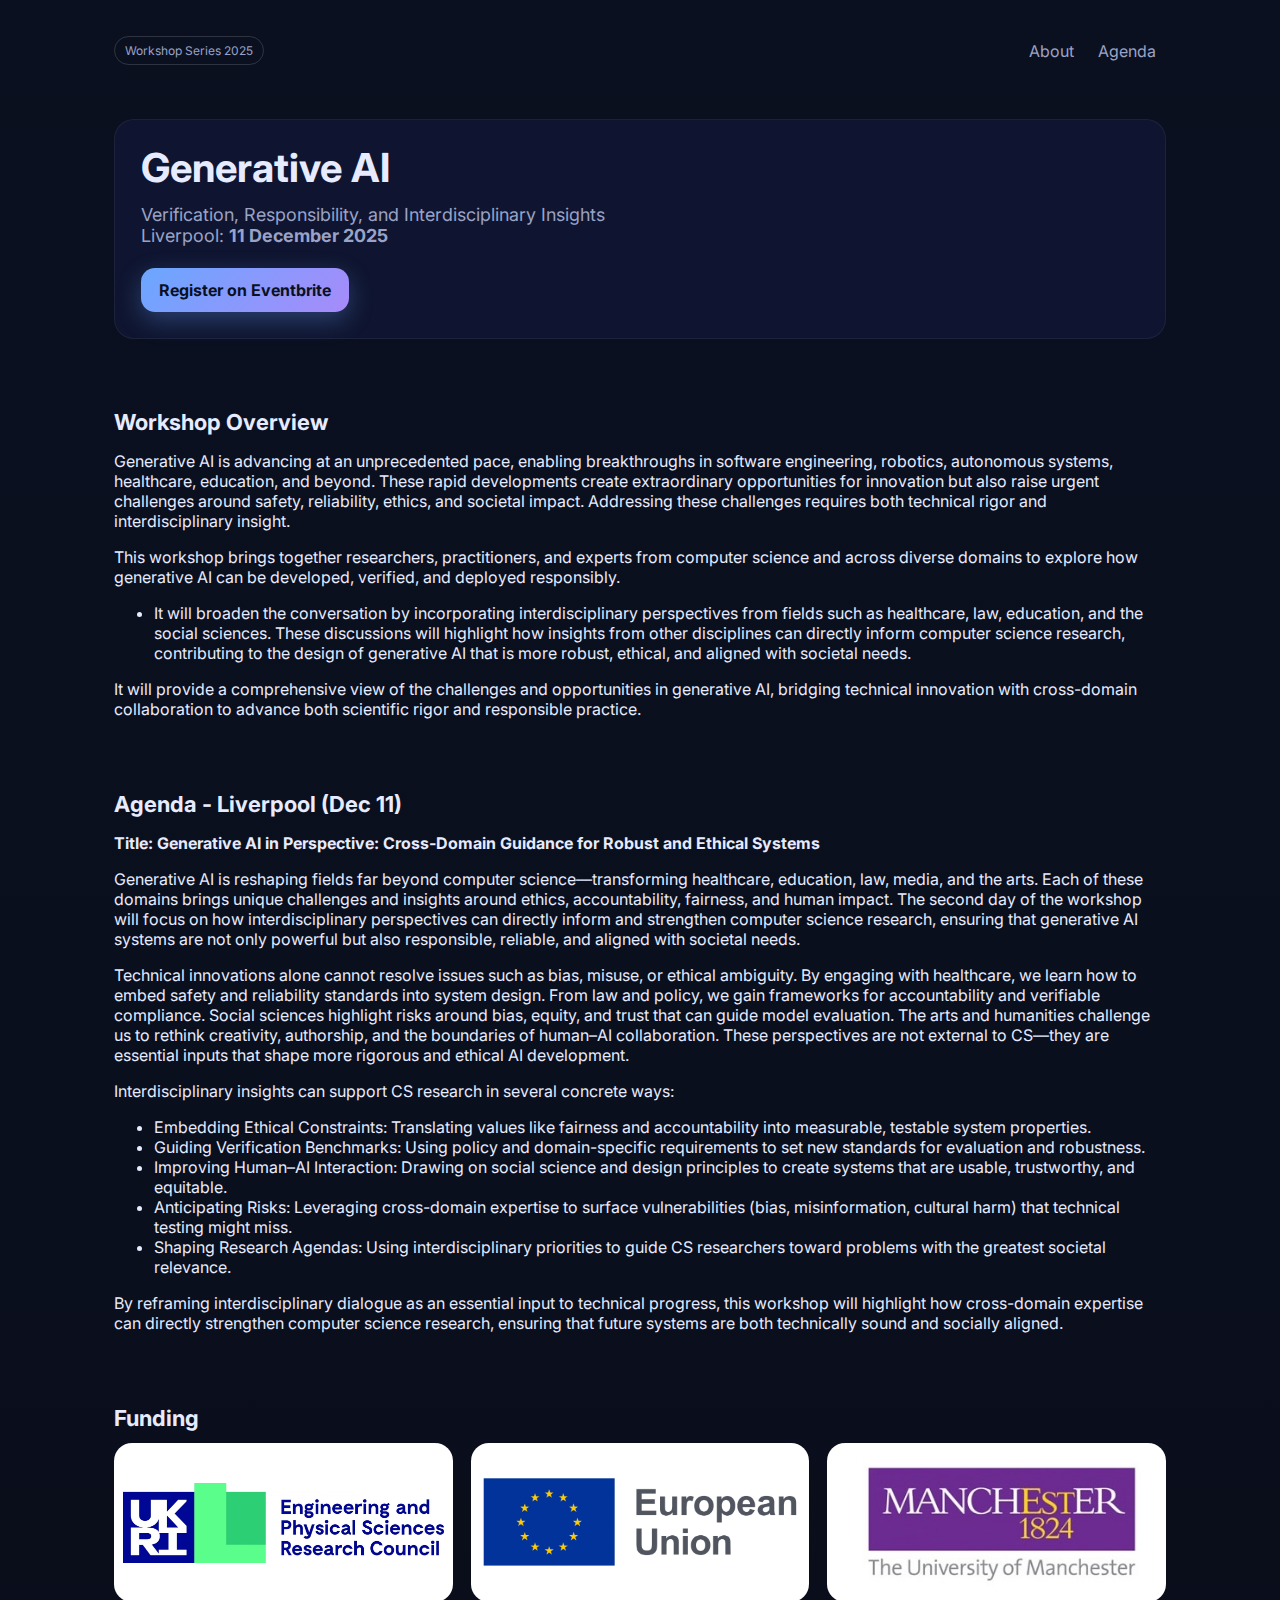
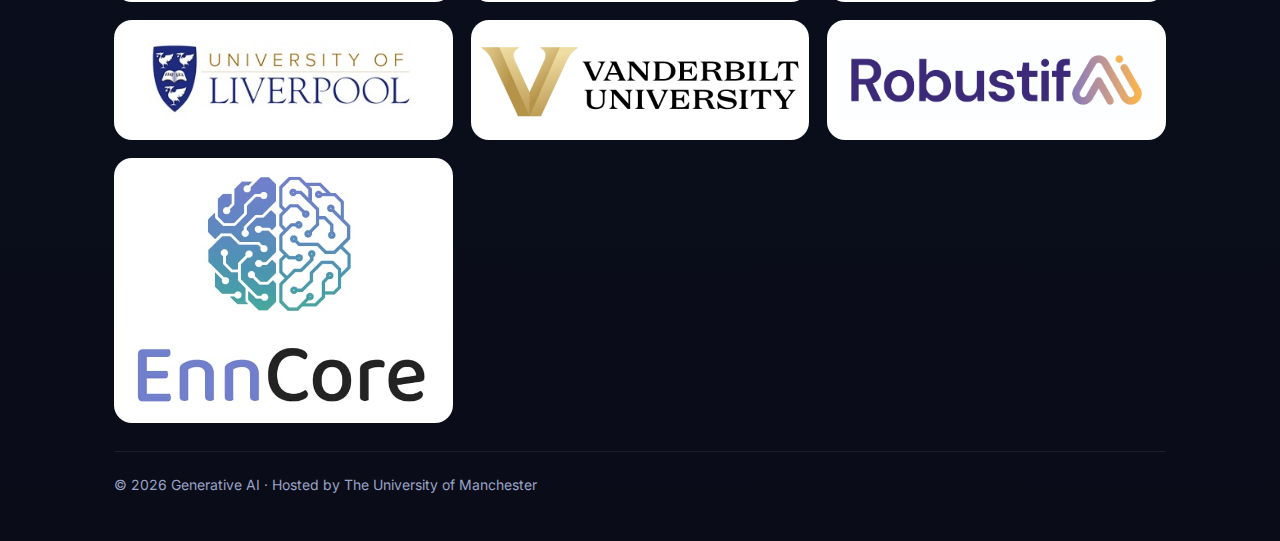
<file: events/index.html>
<!DOCTYPE html>
<html lang="en">
<head>
  <meta charset="utf-8" />
  <meta name="viewport" content="width=device-width, initial-scale=1" />
  <title>Generative AI: Verification, Responsibility, and Interdisciplinary Insights.</title>
  <meta name="description" content="Generative AI: Verification, Responsibility, and Interdisciplinary Insights." />
  <link rel="preconnect" href="https://fonts.googleapis.com">
  <link rel="preconnect" href="https://fonts.gstatic.com" crossorigin>
  <link href="https://fonts.googleapis.com/css2?family=Inter:wght@300;400;600;800&display=swap" rel="stylesheet">
  <style>
    :root{
      --bg:#0b1020; --muted:#141b34; --card:#0f1530; --txt:#e7ebff; --sub:#9aa3c7; --acc:#6aa7ff; --acc2:#a78bfa;
    }
    *{box-sizing:border-box}
    html,body{margin:0;padding:0;background:linear-gradient(180deg,var(--bg),#0a0f1d 60%, #0a0c18);color:var(--txt);font-family:Inter,system-ui,-apple-system,Segoe UI,Roboto,Arial,sans-serif}
    a{color:var(--acc);text-decoration:none}
    a:hover{text-decoration:underline}
    .container{max-width:1100px;margin:0 auto;padding:24px}
    header{display:flex;align-items:center;justify-content:space-between;gap:16px;padding:12px 0}
    nav a{margin:0 10px;color:var(--sub)}
    nav a:hover{color:#fff}
    .btn{display:inline-block;padding:12px 18px;border-radius:14px;background:linear-gradient(135deg,var(--acc),var(--acc2));color:#081022;font-weight:700;box-shadow:0 8px 24px rgba(106,167,255,.3)}
    .btn:hover{filter:brightness(1.05)}
    .hero{display:grid;grid-template-columns:1fr;gap:28px;align-items:center;padding:42px 0}
    .hero .card{background:var(--card);border:1px solid rgba(255,255,255,.06);border-radius:20px;padding:26px}
    h1{font-size:40px;line-height:1.1;margin:0 0 14px}
    p.lead{color:var(--sub);font-size:18px;margin:0 0 22px}
    .grid{display:grid;grid-template-columns:repeat(2,1fr);gap:18px}
    .tile{background:var(--card);border:1px solid rgba(255,255,255,.06);border-radius:18px;padding:18px}
    .tile h3{margin:0 0 6px;font-size:18px}
    .tile p{margin:0;color:var(--sub);font-size:14px}
    section{padding:28px 0}
    .section-title{font-size:22px;margin:0 0 12px}
    footer{padding:24px 0;border-top:1px solid rgba(255,255,255,.08);color:var(--sub);font-size:14px}
    .badge{display:inline-block;padding:6px 10px;border:1px solid rgba(255,255,255,.15);border-radius:999px;color:var(--sub);font-size:12px}

    /* --- Gallery --- */
    .gallery { padding: 28px 0; }
    .gallery-grid{
      display:grid;
      grid-template-columns:repeat(3,1fr);
      gap:18px;
    }
    .gallery figure {
      margin: 0;
      background: #ffffff; /* white background for each tile */
      border: 1px solid rgba(255, 255, 255, 0.08);
      border-radius: 18px;
      overflow: hidden;
      display: flex;
      align-items: center;
      justify-content: center;
      padding: 8px; /* optional small inner padding */
    }
    .gallery img {
      width: 100%;
      height: 100%;
      object-fit: contain; /* or use "fill" for full stretch */
    }
    .gallery figcaption{
      padding:12px 14px;
      font-size:14px;
      color:var(--sub);
      border-top:1px solid rgba(255,255,255,.06);
    }
    @media (max-width:900px){
      .grid{grid-template-columns:1fr}
      .gallery-grid{ grid-template-columns:repeat(2,1fr); }
    }
    @media (max-width:600px){
      h1{font-size:32px}
      .gallery-grid{ grid-template-columns:1fr; }
    }
  </style>
</head>
<body>
  <div class="container">
    <header>
      <div class="badge">Workshop Series 2025</div>
      <nav>
        <a href="#about">About</a>
        <a href="#agenda">Agenda</a>
      </nav>
    </header>

    <section class="hero">
      <div class="card">
        <h1>Generative AI</h1>
        <p class="lead">Verification, Responsibility, and Interdisciplinary Insights<br>Liverpool: <strong>11 December 2025</strong></p>
        <a class="btn" href="https://www.eventbrite.com/cc/ai-safety-and-reliability-4683233" target="_blank" rel="noopener">Register on Eventbrite</a>
      </div>
    </section>

    <section id="about">
      <h2 class="section-title">Workshop Overview</h2>
      <p>Generative AI is advancing at an unprecedented pace, enabling breakthroughs in software engineering, robotics, autonomous systems, healthcare, education, and beyond. These rapid developments create extraordinary opportunities for innovation but also raise urgent challenges around safety, reliability, ethics, and societal impact. Addressing these challenges requires both technical rigor and interdisciplinary insight.</p>
      <p>This workshop brings together researchers, practitioners, and experts from computer science and across diverse domains to explore how generative AI can be developed, verified, and deployed responsibly.</p>
      <ul>
        <li>It will broaden the conversation by incorporating interdisciplinary perspectives from fields such as healthcare, law, education, and the social sciences. These discussions will highlight how insights from other disciplines can directly inform computer science research, contributing to the design of generative AI that is more robust, ethical, and aligned with societal needs.</li>
      </ul>
      <p>It will provide a comprehensive view of the challenges and opportunities in generative AI, bridging technical innovation with cross-domain collaboration to advance both scientific rigor and responsible practice.</p>
    </section>

    <section id="about">
      <h2 class="section-title">Agenda - Liverpool (Dec 11)</h2>
      <p><b>Title: Generative AI in Perspective: Cross-Domain Guidance for Robust and Ethical Systems</b></p>
          <p>Generative AI is reshaping fields far beyond computer science—transforming healthcare, education, law, media, and the arts. Each of these domains brings unique challenges and insights around ethics, accountability, fairness, and human impact. The second day of the workshop will focus on how interdisciplinary perspectives can directly inform and strengthen computer science research, ensuring that generative AI systems are not only powerful but also responsible, reliable, and aligned with societal needs.</p>
          <p>Technical innovations alone cannot resolve issues such as bias, misuse, or ethical ambiguity. By engaging with healthcare, we learn how to embed safety and reliability standards into system design. From law and policy, we gain frameworks for accountability and verifiable compliance. Social sciences highlight risks around bias, equity, and trust that can guide model evaluation. The arts and humanities challenge us to rethink creativity, authorship, and the boundaries of human–AI collaboration. These perspectives are not external to CS—they are essential inputs that shape more rigorous and ethical AI development.</p>
          <p>Interdisciplinary insights can support CS research in several concrete ways:</p>
          <ul>
            <li>Embedding Ethical Constraints: Translating values like fairness and accountability into measurable, testable system properties.</li>
            <li>Guiding Verification Benchmarks: Using policy and domain-specific requirements to set new standards for evaluation and robustness.</li>
            <li>Improving Human–AI Interaction: Drawing on social science and design principles to create systems that are usable, trustworthy, and equitable.</li>
            <li>Anticipating Risks: Leveraging cross-domain expertise to surface vulnerabilities (bias, misinformation, cultural harm) that technical testing might miss.</li>
            <li>Shaping Research Agendas: Using interdisciplinary priorities to guide CS researchers toward problems with the greatest societal relevance.</li>
          </ul>
          <p>By reframing interdisciplinary dialogue as an essential input to technical progress, this workshop will highlight how cross-domain expertise can directly strengthen computer science research, ensuring that future systems are both technically sound and socially aligned.</p>
    </section>

    <!-- === Gallery Section === -->
    <section id="gallery" class="gallery">
      <h2 class="section-title">Funding</h2>
      <div class="gallery-grid">
        <figure>
          <img src="images/UKRI_council.jpg">
        </figure>
        <figure>
          <img src="images/European_Union.jpg">
        </figure>
        <figure>
          <img src="images/UoM_logo.jpg">
        </figure>
        <figure>
          <img src="images/Liverpool.jpg">
        </figure>
        <figure>
          <img src="images/Vanderbilt_University.jpeg">
        </figure>
        <figure>
          <img src="images/robustifai.jpg">
        </figure>
        <figure>
          <img src="images/logo-enncore.png">
        </figure>
        <!-- Two empty slots left unused to complete 3×3 grid -->
      </div>
    </section>

    <footer>
      <div>© <span id="year"></span> Generative AI · Hosted by The University of Manchester</div>
    </footer>
  </div>

  <script>
    document.getElementById('year').textContent = new Date().getFullYear();
  </script>
</body>
</html>
</file>
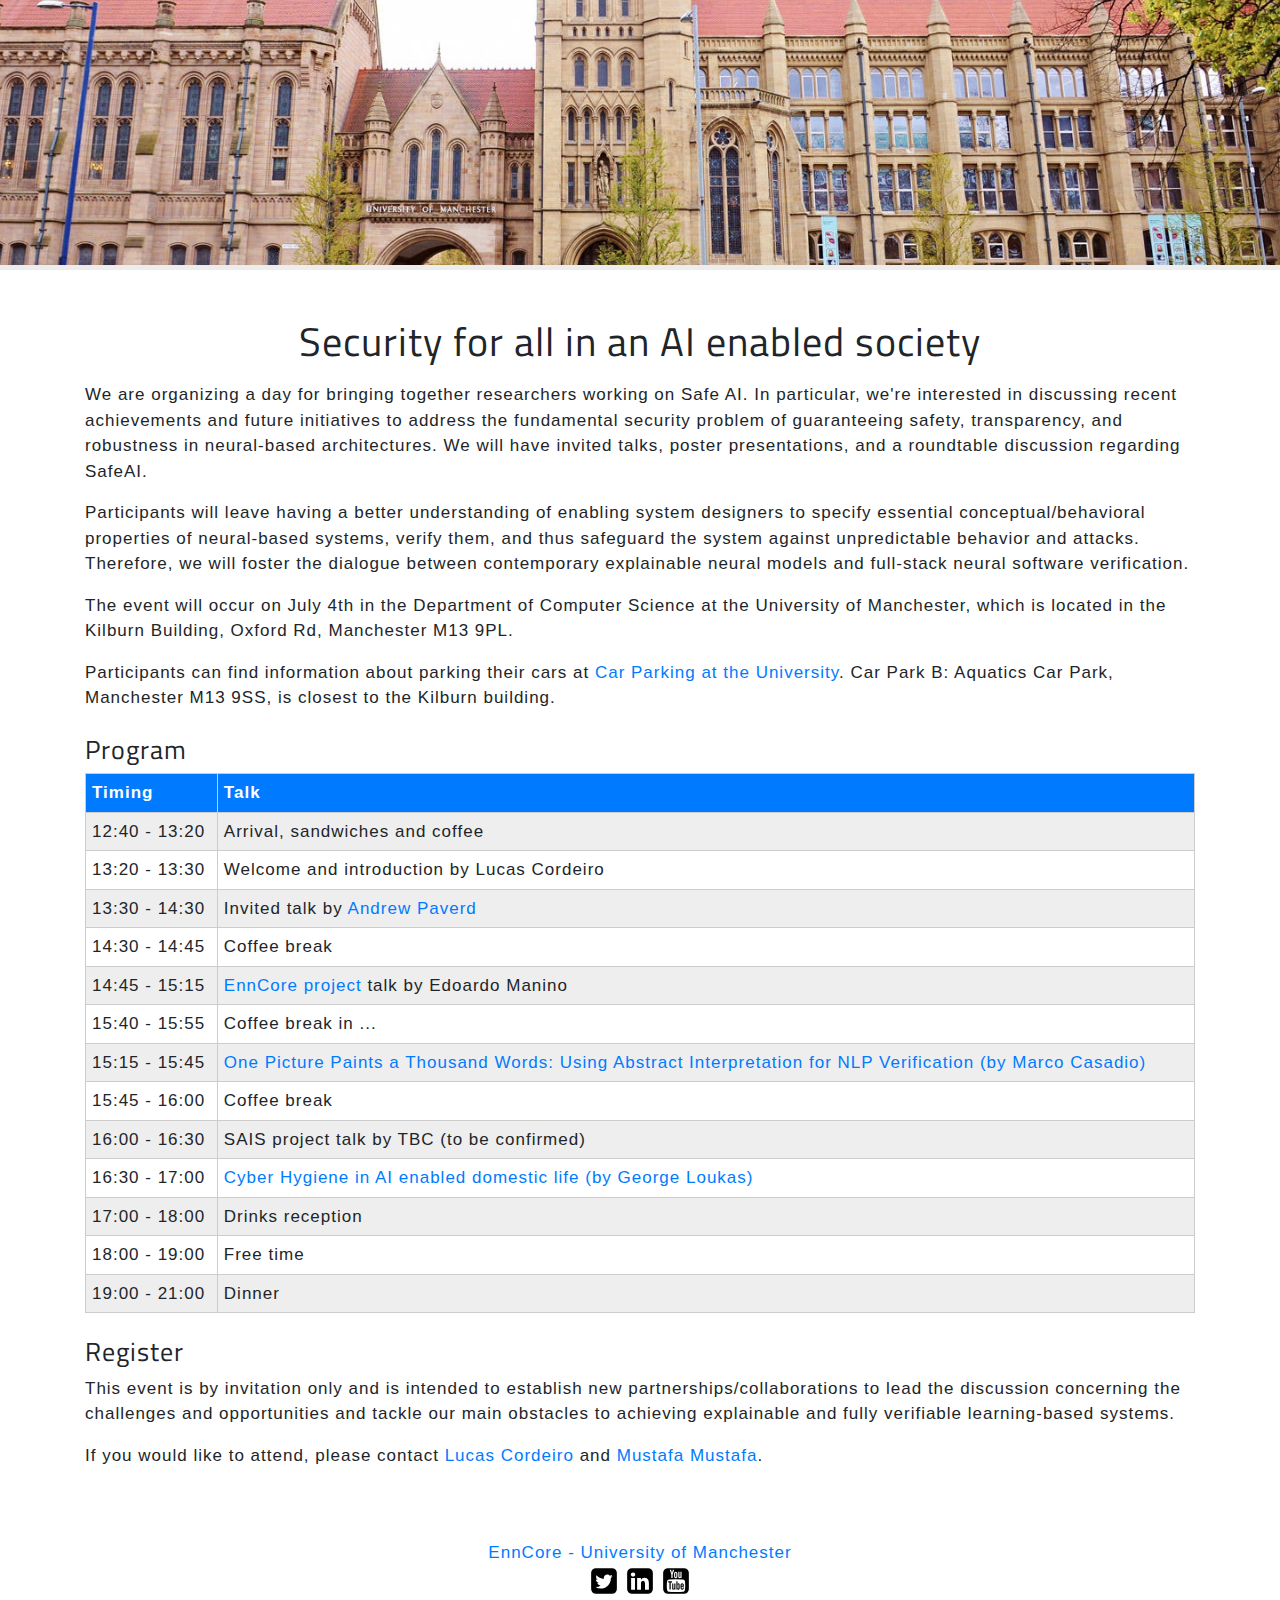
<file: events/secaiws/index.html>
<!DOCTYPE html>
<html lang="en">

<head>
    <meta charset="utf-8">
    <meta name="viewport" content="width=device-width, initial-scale=1, shrink-to-fit=no">
    <meta name="description" content="Security for all in an AI enabled society">
    <meta name="author" content="EnnCore Team">
    <title>Security for all in an AI enabled society</title>
    
    <!-- Bootstrap core CSS -->
    <link href="bootstrap/css/bootstrap.min.css" rel="stylesheet">
    <link href="css/style.css" rel="stylesheet">
    <link href="https://fonts.googleapis.com/css?family=Titillium+Web" rel="stylesheet">
    
    <!-- jQuery (necessary for Bootstrap's JavaScript plugins) -->
    <script src="https://ajax.googleapis.com/ajax/libs/jquery/1.12.4/jquery.min.js"></script>
    <script src="bootstrap/js/bootstrap.bundle.min.js"></script>
    <script src="bootstrap/js/popper.min.js"></script>

    <style>
        .custom-popover {
            max-width: 400px;
        }
        .custom-popover .popover-header {
            background-color:rgb(222, 240, 255);
        }
    </style>
</head>

<body id="secaiws">
    <header id="header" class="container-fluid"></header>

    <!-- Page Content -->
    <div class="container">
        <div class="row mb-2">
            <div class="col-lg-12 text-center">
                <h1 class="mt-5">Security for all in an AI enabled society</h1>
            </div>
        </div>

        <div class="row mt-2 mb-2">
            <section class="col-lg-12">            
                <p>We are organizing a day for bringing together researchers working on Safe AI. In particular, we're interested in discussing recent achievements and future initiatives to address the fundamental security problem of guaranteeing safety, transparency, and robustness in neural-based architectures. We will have invited talks, poster presentations, and a roundtable discussion regarding SafeAI.</p>
                <p>Participants will leave having a better understanding of enabling system designers to specify essential conceptual/behavioral properties of neural-based systems, verify them, and thus safeguard the system against unpredictable behavior and attacks. Therefore, we will foster the dialogue between contemporary explainable neural models and full-stack neural software verification.</p> 
                <p>The event will occur on July 4th in the Department of Computer Science at the University of Manchester, which is located in the Kilburn Building, Oxford Rd, Manchester M13 9PL.</p>
                <p>Participants can find information about parking their cars at <a href="https://www.estates.manchester.ac.uk/services/operationalservices/carparking/">Car Parking at the University</a>. Car Park B: Aquatics Car Park, Manchester M13 9SS, is closest to the Kilburn building. </p>
            </section>          
        </div>

        <div class="row mt-2 mb-2">
        	<section class="col-lg-12">
        		<h1>Program</h1>
                <table>
                    <thead>
                    <tr>
                        <th>Timing</th>
                        <th>Talk</th>    
                    </tr>
                    </thead>
                    <tbody>
                    <tr>
                        <td>12:40 - 13:20</td>
                        <td>Arrival, sandwiches and coffee</td>
                    </tr>
                    <tr>
                        <td>13:20 - 13:30</td>
                        <td>Welcome and introduction by Lucas Cordeiro</td>
                    </tr>
                    <tr>
                        <td>13:30 - 14:30</td>
                        <td>Invited talk by <a href="https://scholar.google.com/citations?hl=en&user=QZ2HOkMAAAAJ">Andrew Paverd</a></td>
                    </tr>
                    <tr>
                        <td>14:30 - 14:45</td>                        
                        <td>Coffee break</td>
                    </tr>
                    <tr>
                        <td>14:45 - 15:15</td>
                        <td><a href="https://enncore.github.io/">EnnCore project</a> talk by Edoardo Manino</td>
                    </tr>
                    <tr>
                        <td>15:40 - 15:55</td>
                        <td>Coffee break in ...</td>
                    </tr>
                    <tr>
                        <td>15:15 - 15:45</td>
                        <td>
                            <a tabindex="0" style="cursor:pointer;"
                                data-bs-toggle="popover" data-bs-trigger="focus"
                                data-bs-custom-class="custom-popover" data-bs-html="true"
                                data-bs-title="One Picture Paints a Thousand Words: Using Abstract Interpretation for NLP Verification - Marco Casadio"
                                data-bs-content="<b>Abstract:</b><br/> 
                                Verification of machine learning models used in Natural Language Processing (NLP) is known to be a hard problem. In particular, many known neural network verification methods that work for computer vision and other numeric datasets do not work for NLP. In this paper, we study technical reasons that underlie this problem. Based on this analysis, we propose practical methods and heuristics for preparing NLP datasets and models in a way that renders them amenable to known verification methods based on abstract interpretation. We implement these methods as a Python library that links to the neural network verifier ERAN. We perform evaluation of the tool using an NLP dataset R-U-A-Robot suggested as a benchmark for verifying legally critical NLP applications. We hope that, thanks to its general applicability, this work will open novel possibilities for including NLP verification problems into neural network verification competitions, and will popularise NLP problems within this community.">
                                One Picture Paints a Thousand Words: Using Abstract Interpretation for NLP Verification (by Marco Casadio)
                            </a>
                              
                        </td>
                    </tr>                    
                    <tr>
                        <td>15:45 - 16:00</td>
                        <td>Coffee break</td>
                    </tr>
                    <tr>
                        <td>16:00 - 16:30</td>
                        <td>SAIS project talk by TBC (to be confirmed)</td>
                    </tr>
	            <tr>
                        <td>16:30 - 17:00</td>
                        <td>
                            <a tabindex="0"  style="cursor:pointer;"
                                data-bs-toggle="popover" data-bs-trigger="focus"
                                data-bs-custom-class="custom-popover" data-bs-html="true"
                                data-bs-title="One Picture Paints a Thousand Words: Using Abstract Interpretation for NLP Verification - George Loukas"
                                data-bs-content="<b>Abstract:</b>
                                <p>
                                    When a user faces a security threat such as receiving a phishing email or visiting a watering hole website, there are often visual and behavioural cues that can raise their suspicion, and there are known cyber hygiene measures they can follow. This is not the case for AI enabled Internet of Things devices such as those found in a modern smart home especially where their AI is the target of an attack. In this talk, we will discuss whether and how users can be involved in the process of protecting themselves, not only in prevention but also in detection, diagnosis and response to an AI security breach.
                                </p>
                                <b>About the speaker:</b>
                                <p>
                                    George Loukas is a Professor of Cyber Security and Head of the new Centre for Sustainable Cyber Security at the University of Greenwich, with focus in cyber-physical security as well as the concept of the human as a security sensor. He has coordinated several national and international research projects in cyber security and is on the editorial board of IEEE TIFS and Elsevier's SIMPAT. His 2015 book defining cyber-physical attacks has been adopted in the curricula of universities internationally. He has a PhD in network security from Imperial College.
                                </p>
                                ">
                                Cyber Hygiene in AI enabled domestic life (by George Loukas)
                            </a>
                        </td>
                    </tr>
	            <tr>
                        <td>17:00 - 18:00</td>
                        <td>Drinks reception</td>
                    </tr>
		    <tr>
                        <td>18:00 - 19:00</td>
                        <td>Free time</td>
                    </tr>
	            <tr>
                        <td>19:00 - 21:00</td>
                        <td>Dinner</td>
                    </tr>
                    </tbody>
                </table>
        	</section>        	
        </div>

        <div class="row mt-4 mb-2">
        	<section class="col-lg-12">
        		<h1>Register</h1>
                <p>This event is by invitation only and is intended to establish new partnerships/collaborations to lead the discussion concerning the challenges and opportunities and tackle our main obstacles to achieving explainable and fully verifiable learning-based systems.</p>
                <p>If you would like to attend, please contact <a href="mailto:lucas.cordeiro@manchester.ac.uk">Lucas Cordeiro</a> and <a href="mailto:Mustafa.Mustafa@manchester.ac.uk">Mustafa Mustafa</a>.</p>
        	</section>
        </div>
    </div>

    <div class="container-fluid">
    	<div class="row">    		
    		<footer id="footer" class="col-lg-12 mt-5 mb-1 text-center" role="contentinfo">
				<a href="https://enncore.github.io/" target="_blank">EnnCore - University of Manchester</a>
				  <div class="social">
					    <a target="_blank" href="https://twitter.com/?????">
					     <svg role="img" title="twitter" width="30" height="30" viewBox="0 0 1792 1792">
					        <path d="M1408 610q-56 25-121 34 68-40 93-117-65 38-134 51-61-66-153-66-87 0-148.5 61.5T883 722q0 29 5 48-129-7-242-65T454 550q-29 50-29 106 0 114 91 175-47-1-100-26v2q0 75 50 133.5t123 72.5q-29 8-51 8-13 0-39-4 21 63 74.5 104t121.5 42q-116 90-261 90-26 0-50-3 148 94 322 94 112 0 210-35.5t168-95 120.5-137 75-162T1304 746q0-18-1-27 63-45 105-109zm256-194v960q0 119-84.5 203.5T1376 1664H416q-119 0-203.5-84.5T128 1376V416q0-119 84.5-203.5T416 128h960q119 0 203.5 84.5T1664 416z"></path>
					      </svg>
					   </a>
					   <a target="_blank" href="https://www.linkedin.com/groups/?????">
					      <svg role="img" title="linkedin" width="30" height="30" viewBox="0 0 1792 1792">
					        <path d="M365 1414h231V720H365v694zm246-908q-1-52-36-86t-93-34-94.5 34-36.5 86q0 51 35.5 85.5T479 626h1q59 0 95-34.5t36-85.5zm585 908h231v-398q0-154-73-233t-193-79q-136 0-209 117h2V720H723q3 66 0 694h231v-388q0-38 7-56 15-35 45-59.5t74-24.5q116 0 116 157v371zm468-998v960q0 119-84.5 203.5T1376 1664H416q-119 0-203.5-84.5T128 1376V416q0-119 84.5-203.5T416 128h960q119 0 203.5 84.5T1664 416z"></path>
					      </svg>
					    </a>
					    <a target="_blank" href="https://www.youtube.com/channel/?????">
					      <svg role="img" title="youtube" width="30" height="30" viewBox="0 0 1792 1792">
					        <path d="M1047 1303v-157q0-50-29-50-17 0-33 16v224q16 16 33 16 29 0 29-49zm184-122h66v-34q0-51-33-51t-33 51v34zM660 915v70h-80v423h-74V985h-78v-70h232zm201 126v367h-67v-40q-39 45-76 45-33 0-42-28-6-16-6-54v-290h66v270q0 24 1 26 1 15 15 15 20 0 42-31v-280h67zm252 111v146q0 52-7 73-12 42-53 42-35 0-68-41v36h-67V915h67v161q32-40 68-40 41 0 53 42 7 21 7 74zm251 129v9q0 29-2 43-3 22-15 40-27 40-80 40-52 0-81-38-21-27-21-86v-129q0-59 20-86 29-38 80-38t78 38q21 28 21 86v76h-133v65q0 51 34 51 24 0 30-26 0-1 .5-7t.5-16.5V1281h68zM913 457v156q0 51-32 51t-32-51V457q0-52 32-52t32 52zm533 713q0-177-19-260-10-44-43-73.5t-76-34.5q-136-15-412-15-275 0-411 15-44 5-76.5 34.5T366 910q-20 87-20 260 0 176 20 260 10 43 42.5 73t75.5 35q137 15 412 15t412-15q43-5 75.5-35t42.5-73q20-84 20-260zM691 519l90-296h-75l-51 195-53-195h-78l24 69 23 69q35 103 46 158v201h74V519zm289 81V470q0-58-21-87-29-38-78-38-51 0-78 38-21 29-21 87v130q0 58 21 87 27 38 78 38 49 0 78-38 21-27 21-87zm181 120h67V350h-67v283q-22 31-42 31-15 0-16-16-1-2-1-26V350h-67v293q0 37 6 55 11 27 43 27 36 0 77-45v40zm503-304v960q0 119-84.5 203.5T1376 1664H416q-119 0-203.5-84.5T128 1376V416q0-119 84.5-203.5T416 128h960q119 0 203.5 84.5T1664 416z"></path>
					      </svg>
					    </a>
				  </div>				  
			</footer>
    	</div>
    </div>


    <script>
        const popoverTriggerList = document.querySelectorAll('[data-bs-toggle="popover"]')
        const popoverList = [...popoverTriggerList].map(popoverTriggerEl => new bootstrap.Popover(popoverTriggerEl))
    </script>
</body>

</html>
</file>
<file: events/secaiws/css/style.css>
#secaiws{
	font-size: 17px;
	letter-spacing: 1px;
	line-height: 1.5em;
}

#secaiws h1,
#secaiws h2,
#secaiws h3,
#secaiws h4,
#secaiws h5,
#secaiws h6{
	font-family: 'Titillium Web', sans-serif;
}

/*header*/

#header{
	min-height: 270px;
	background-image: url("../img/manchesteruni.jpg");
	background-size: cover;
	background-position: center 60%;
	background-repeat: no-repeat;	
	border-bottom: 5px solid #ededed;
}

/*content*/

#secaiws section h1{
	font-size: 1.5em;
}

#secaiws .video h1{
	width: 100%;
	height: auto;
}

/*footer*/

#footer a:link,
#footer a:visited,
#footer a:hover,
#footer a:active{
    text-decoration: none;
}

/* Table */
#secaiws table { 
  width: 100%; 
  border-collapse: collapse; 
}
/* Zebra striping */
#secaiws tr:nth-of-type(odd) { 
  background: #eee; 
}
#secaiws th { 
  background: #007bff; 
  color: white; 
  font-weight: bold; 
}
#secaiws td, th { 
  padding: 6px; 
  border: 1px solid #ccc; 
  text-align: left; 
}

/* 
Max width before this PARTICULAR table gets nasty
This query will take effect for any screen smaller than 760px
and also iPads specifically.
*/
@media 
only screen and (max-width: 760px),
(min-device-width: 768px) and (max-device-width: 1024px)  {

	/* Force table to not be like tables anymore */
	#secaiws table, 
	#secaiws thead, 
	#secaiws tbody, 
	#secaiws th, 
	#secaiws td, 
	#secaiws tr { 
		display: block; 
	}
	
	#secaiws thead tr { 
		display: none;
	}
}
</file>
